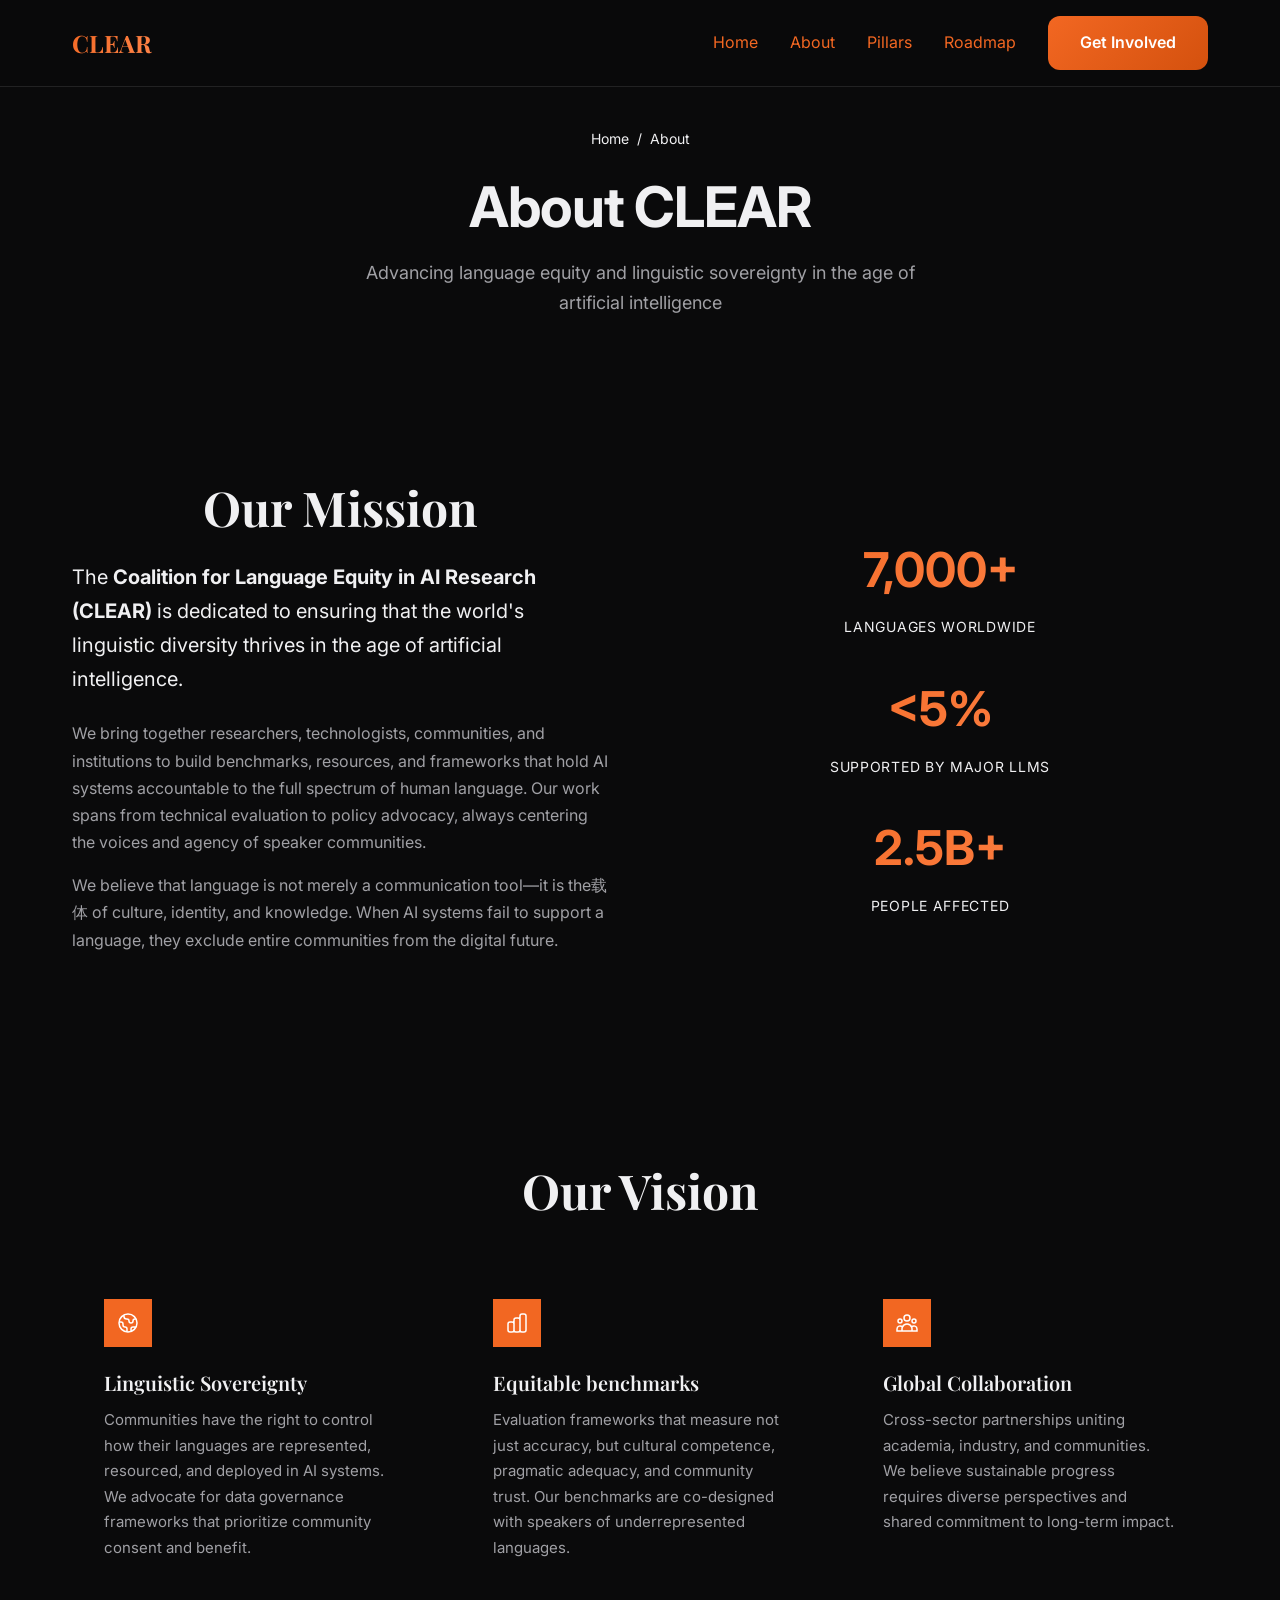
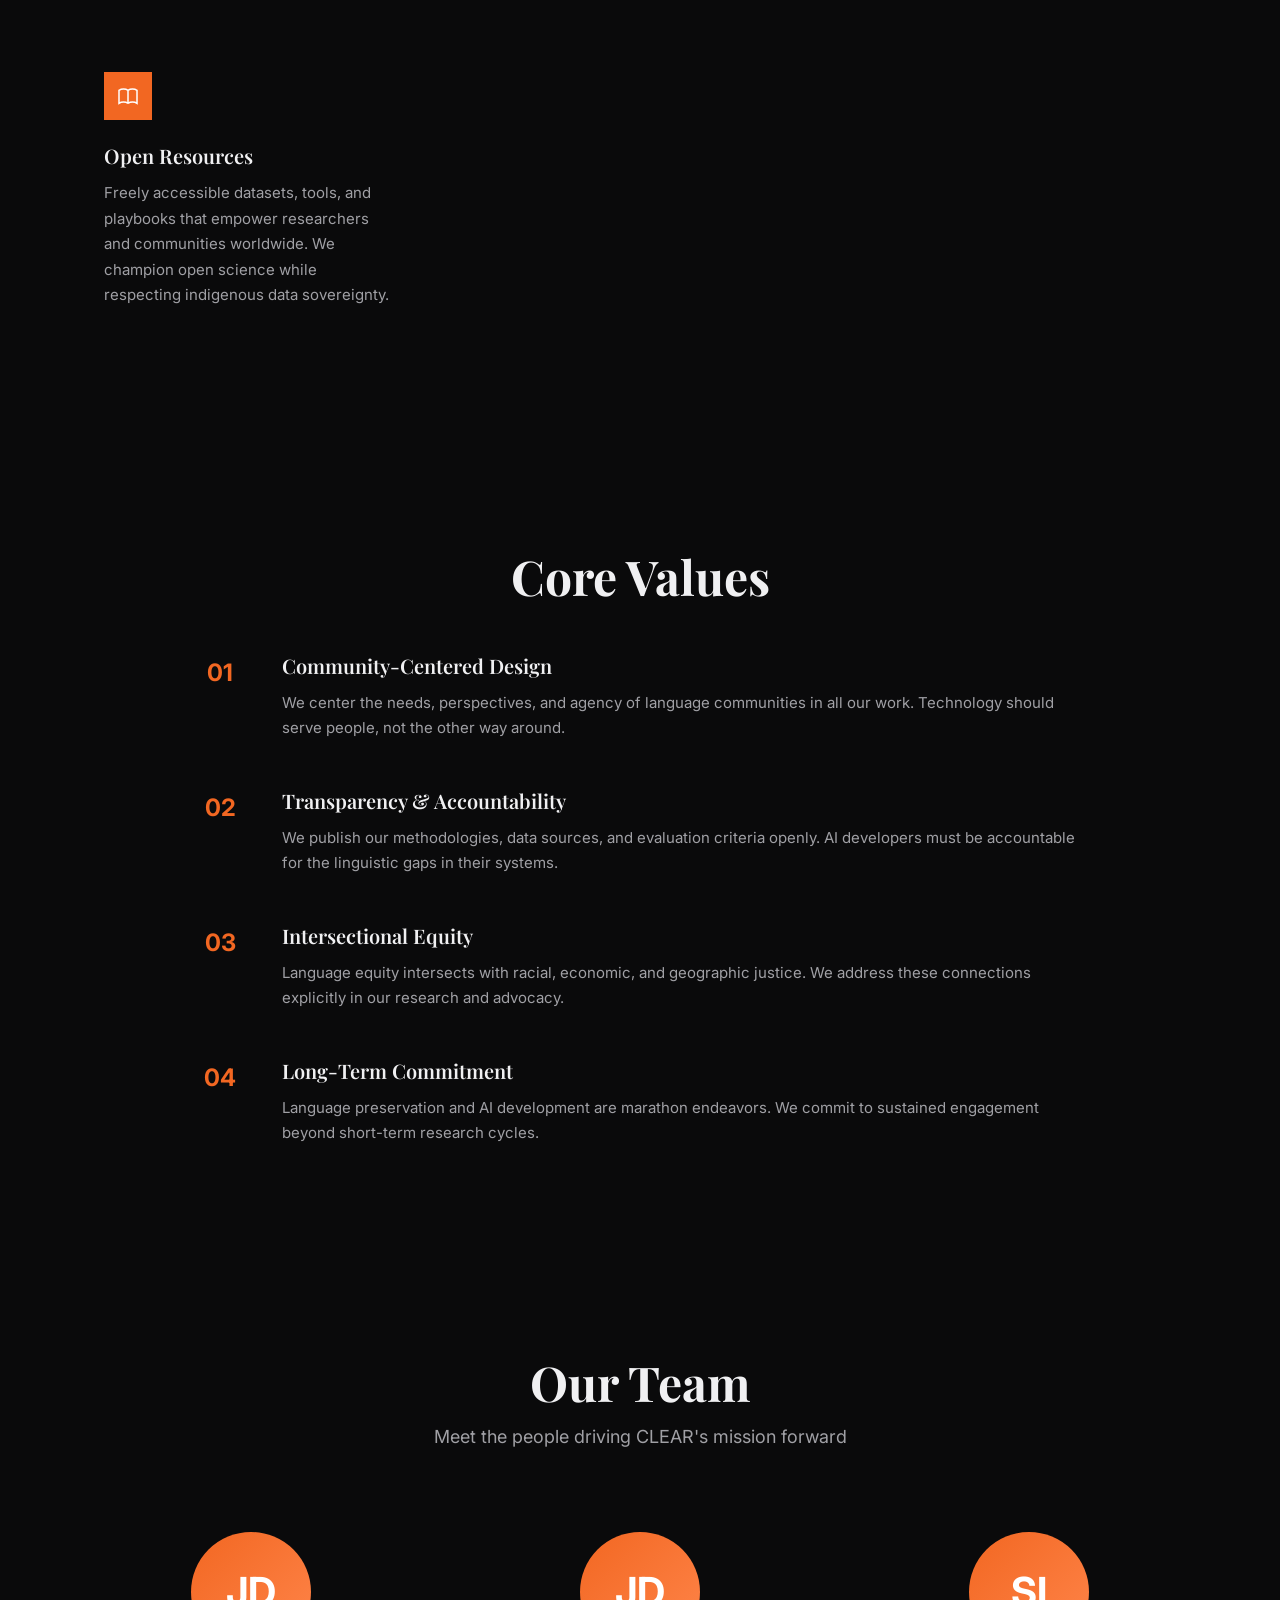
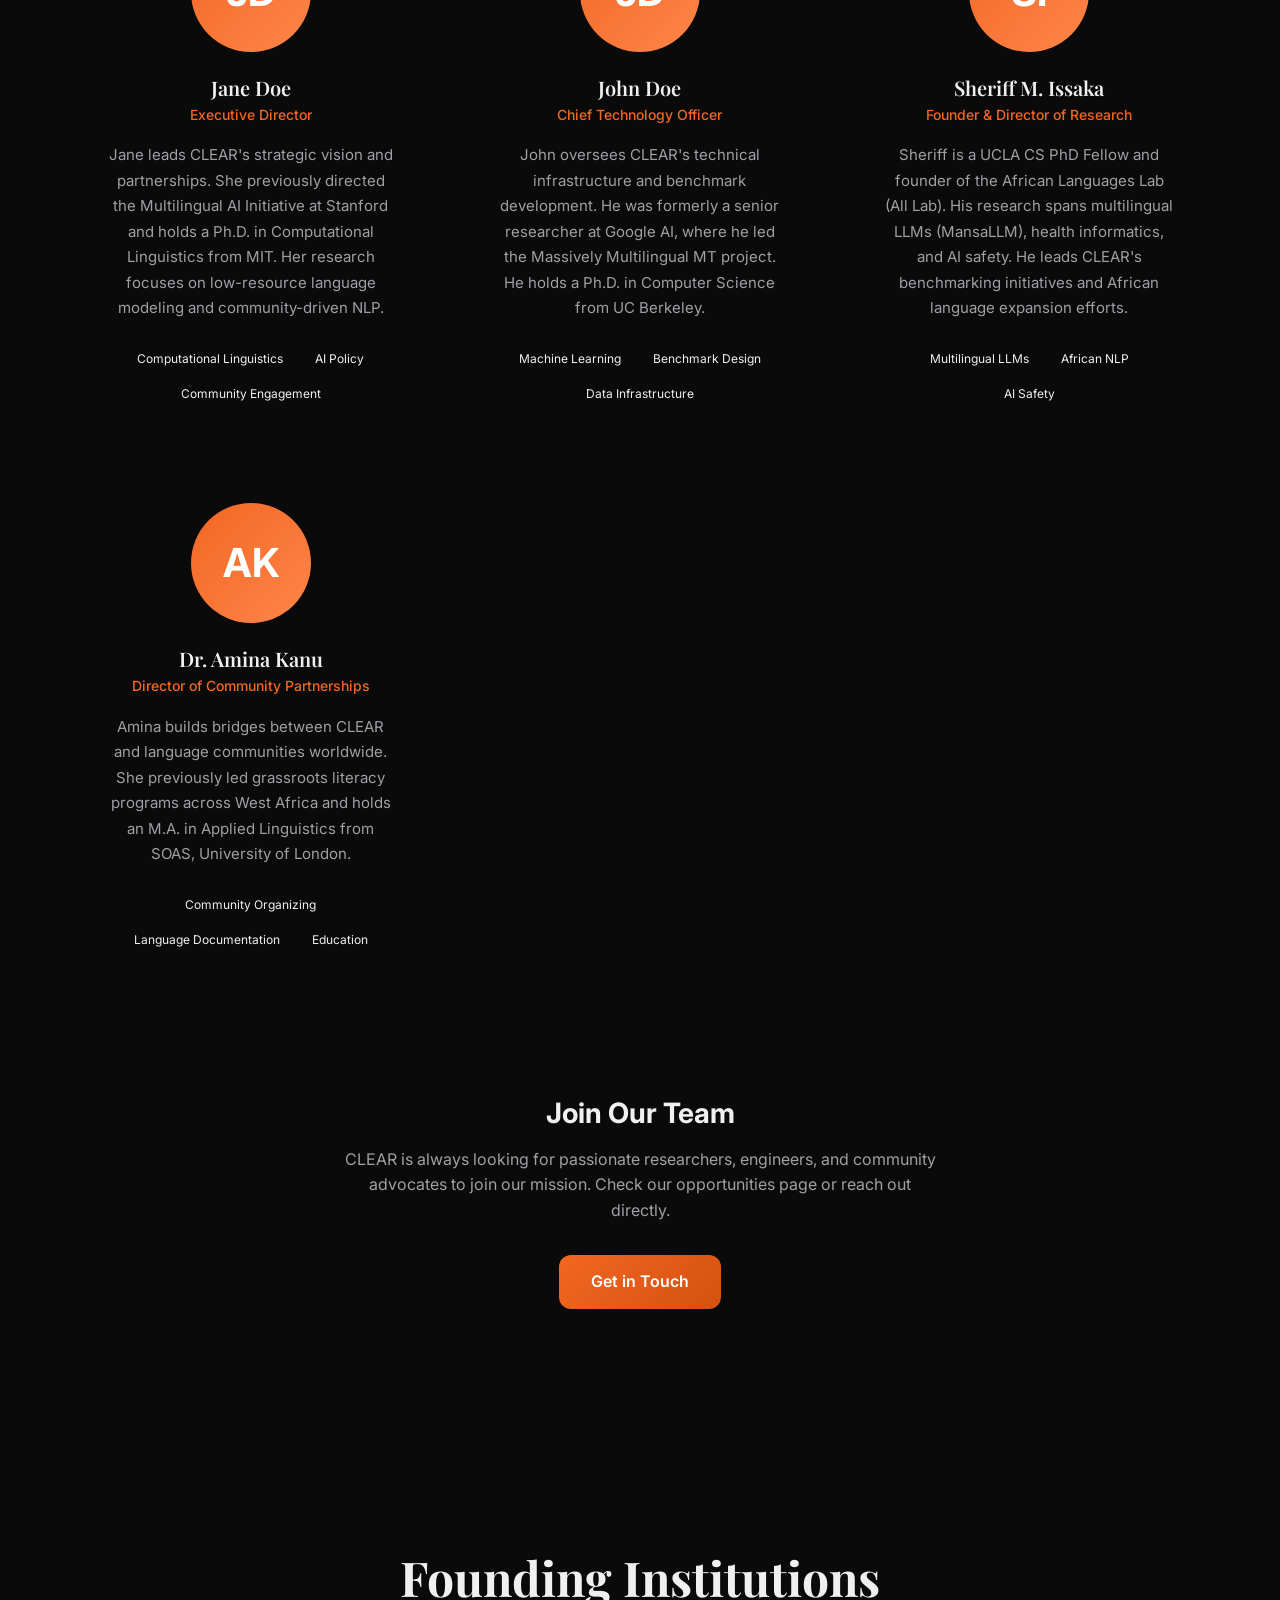
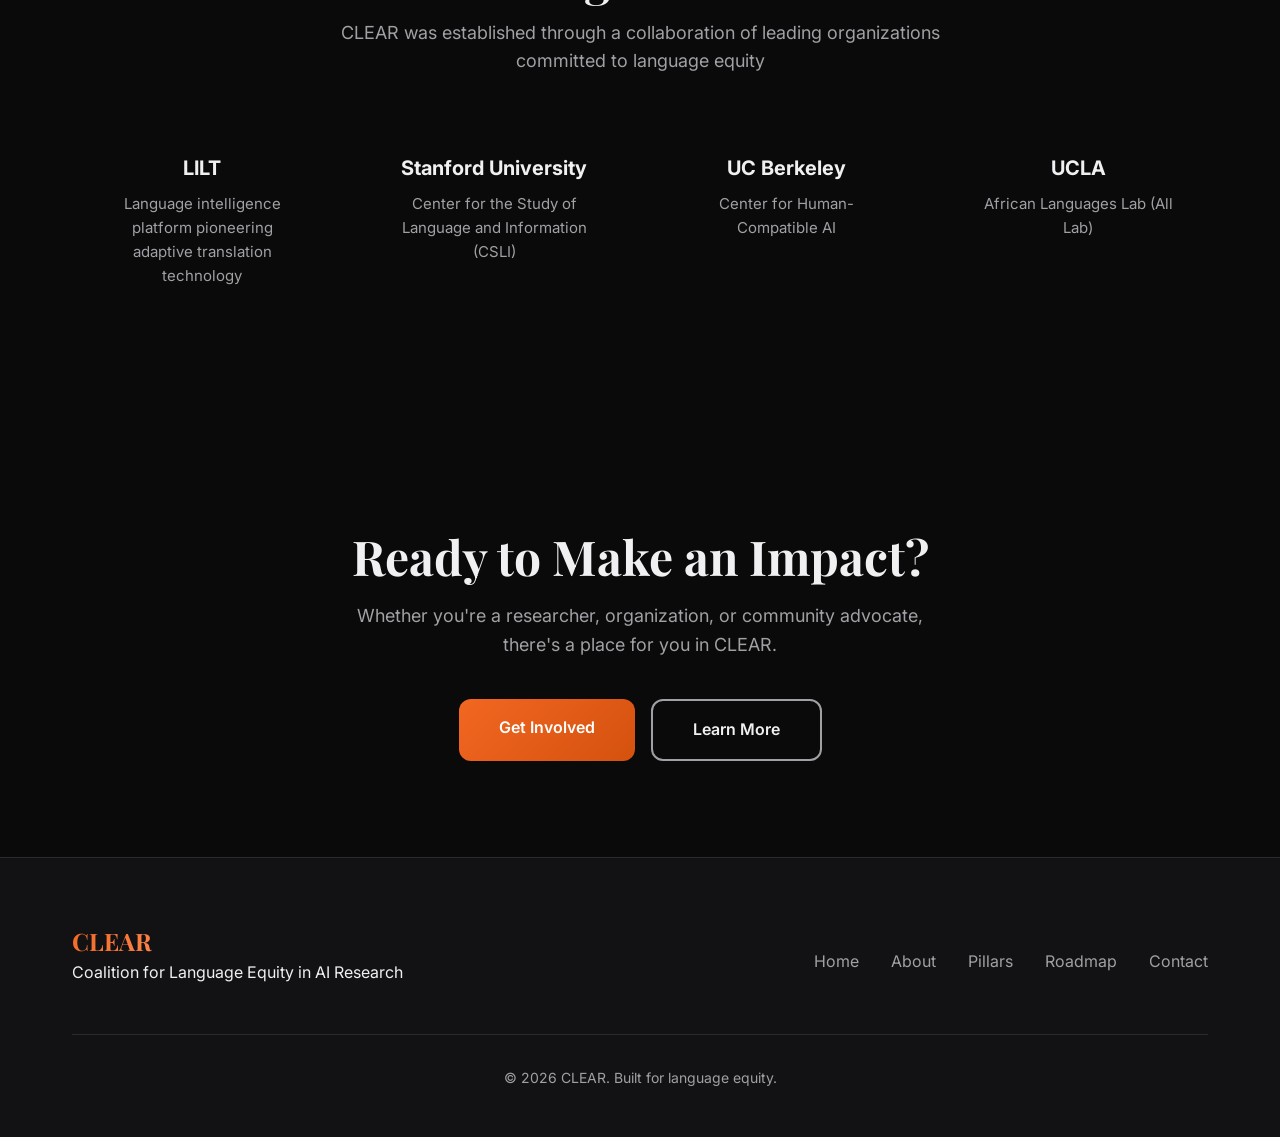
<file: about.html>
<!DOCTYPE html>
<html lang="en">
<head>
    <meta charset="UTF-8">
    <meta name="viewport" content="width=device-width, initial-scale=1.0">
    <title>About | CLEAR - Coalition for Language Equity in AI Research</title>
    <meta name="description" content="Learn about CLEAR's mission, vision, and the team advancing language equity in AI research.">
    <link rel="preconnect" href="https://fonts.googleapis.com">
    <link rel="preconnect" href="https://fonts.gstatic.com" crossorigin>
    <link href="https://fonts.googleapis.com/css2?family=Inter:wght@300;400;500;600;700&family=Playfair+Display:wght@600;700&display=swap" rel="stylesheet">
    <link rel="stylesheet" href="styles.css">
    <link rel="stylesheet" href="pages.css">
</head>
<body>
    <nav class="navbar" aria-label="Main navigation">
        <div class="nav-container">
            <a href="index.html" class="logo">
                <span class="logo-text">CLEAR</span>
            </a>
            <button class="nav-toggle" aria-label="Toggle navigation" aria-expanded="false">
                <span class="hamburger"></span>
            </button>
            <ul class="nav-menu">
                <li><a href="index.html">Home</a></li>
                <li><a href="about.html" class="active">About</a></li>
                <li><a href="index.html#pillars">Pillars</a></li>
                <li><a href="index.html#roadmap">Roadmap</a></li>
                <li><a href="index.html#contact" class="btn-primary">Get Involved</a></li>
            </ul>
        </div>
    </nav>

    <main>
        <!-- Hero Section -->
        <section class="page-hero">
            <div class="container">
                <nav class="breadcrumb" aria-label="Breadcrumb">
                    <a href="index.html">Home</a>
                    <span class="breadcrumb-separator">/</span>
                    <span>About</span>
                </nav>
                <h1 class="page-title">About CLEAR</h1>
                <p class="page-subtitle">
                    Advancing language equity and linguistic sovereignty in the age of artificial intelligence
                </p>
            </div>
        </section>

        <!-- Mission Section -->
        <section class="section mission-section">
            <div class="container">
                <div class="mission-content">
                    <div class="mission-text">
                        <h2 class="section-title">Our Mission</h2>
                        <p class="lead">
                            The <strong>Coalition for Language Equity in AI Research (CLEAR)</strong> is dedicated to 
                            ensuring that the world's linguistic diversity thrives in the age of artificial intelligence.
                        </p>
                        <p>
                            We bring together researchers, technologists, communities, and institutions to build 
                            benchmarks, resources, and frameworks that hold AI systems accountable to the full 
                            spectrum of human language. Our work spans from technical evaluation to policy advocacy, 
                            always centering the voices and agency of speaker communities.
                        </p>
                        <p>
                            We believe that language is not merely a communication tool—it is the载体 of culture, 
                            identity, and knowledge. When AI systems fail to support a language, they exclude 
                            entire communities from the digital future.
                        </p>
                    </div>
                    <div class="mission-visual">
                        <div class="mission-card">
                            <div class="mission-stat">
                                <span class="stat-number gradient-text">7,000+</span>
                                <span class="stat-label">Languages Worldwide</span>
                            </div>
                            <div class="mission-stat">
                                <span class="stat-number gradient-text">&lt;5%</span>
                                <span class="stat-label">Supported by Major LLMs</span>
                            </div>
                            <div class="mission-stat">
                                <span class="stat-number gradient-text">2.5B+</span>
                                <span class="stat-label">People Affected</span>
                            </div>
                        </div>
                    </div>
                </div>
            </div>
        </section>

        <!-- Vision Section -->
        <section class="section vision-section">
            <div class="container">
                <h2 class="section-title text-center">Our Vision</h2>
                <div class="vision-grid">
                    <div class="vision-card">
                        <div class="vision-icon">
                            <svg viewBox="0 0 24 24" fill="none" stroke="currentColor" stroke-width="1.5">
                                <path d="M3.055 11H5a2 2 0 012 2v1a2 2 0 002 2 2 2 0 012 2v2.945M8 3.935V5.5A2.5 2.5 0 0010.5 8h.5a2 2 0 012 2 2 2 0 104 0 2 2 0 012-2h1.064M15 20.488V18a2 2 0 012-2h3.064M21 12a9 9 0 11-18 0 9 9 0 0118 0z"/>
                            </svg>
                        </div>
                        <h3>Linguistic Sovereignty</h3>
                        <p>
                            Communities have the right to control how their languages are represented, 
                            resourced, and deployed in AI systems. We advocate for data governance 
                            frameworks that prioritize community consent and benefit.
                        </p>
                    </div>
                    <div class="vision-card">
                        <div class="vision-icon">
                            <svg viewBox="0 0 24 24" fill="none" stroke="currentColor" stroke-width="1.5">
                                <path d="M9 19v-6a2 2 0 00-2-2H5a2 2 0 00-2 2v6a2 2 0 002 2h2a2 2 0 002-2zm0 0V9a2 2 0 012-2h2a2 2 0 012 2v10m-6 0a2 2 0 002 2h2a2 2 0 002-2m0 0V5a2 2 0 012-2h2a2 2 0 012 2v14a2 2 0 01-2 2h-2a2 2 0 01-2-2z"/>
                            </svg>
                        </div>
                        <h3>Equitable benchmarks</h3>
                        <p>
                            Evaluation frameworks that measure not just accuracy, but cultural competence, 
                            pragmatic adequacy, and community trust. Our benchmarks are co-designed with 
                            speakers of underrepresented languages.
                        </p>
                    </div>
                    <div class="vision-card">
                        <div class="vision-icon">
                            <svg viewBox="0 0 24 24" fill="none" stroke="currentColor" stroke-width="1.5">
                                <path d="M17 20h5v-2a3 3 0 00-5.356-1.857M17 20H7m10 0v-2c0-.656-.126-1.283-.356-1.857M7 20H2v-2a3 3 0 015.356-1.857M7 20v-2c0-.656.126-1.283.356-1.857m0 0a5.002 5.002 0 019.288 0M15 7a3 3 0 11-6 0 3 3 0 016 0zm6 3a2 2 0 11-4 0 2 2 0 014 0zM7 10a2 2 0 11-4 0 2 2 0 014 0z"/>
                            </svg>
                        </div>
                        <h3>Global Collaboration</h3>
                        <p>
                            Cross-sector partnerships uniting academia, industry, and communities. 
                            We believe sustainable progress requires diverse perspectives and shared 
                            commitment to long-term impact.
                        </p>
                    </div>
                    <div class="vision-card">
                        <div class="vision-icon">
                            <svg viewBox="0 0 24 24" fill="none" stroke="currentColor" stroke-width="1.5">
                                <path d="M12 6.253v13m0-13C10.832 5.477 9.246 5 7.5 5S4.168 5.477 3 6.253v13C4.168 18.477 5.754 18 7.5 18s3.332.477 4.5 1.253m0-13C13.168 5.477 14.754 5 16.5 5c1.747 0 3.332.477 4.5 1.253v13C19.832 18.477 18.247 18 16.5 18c-1.746 0-3.332.477-4.5 1.253"/>
                            </svg>
                        </div>
                        <h3>Open Resources</h3>
                        <p>
                            Freely accessible datasets, tools, and playbooks that empower researchers 
                            and communities worldwide. We champion open science while respecting 
                            indigenous data sovereignty.
                        </p>
                    </div>
                </div>
            </div>
        </section>

        <!-- Values Section -->
        <section class="section values-section">
            <div class="container">
                <h2 class="section-title text-center">Core Values</h2>
                <div class="values-list">
                    <div class="value-item">
                        <div class="value-marker">01</div>
                        <div class="value-content">
                            <h3>Community-Centered Design</h3>
                            <p>
                                We center the needs, perspectives, and agency of language communities in all 
                                our work. Technology should serve people, not the other way around.
                            </p>
                        </div>
                    </div>
                    <div class="value-item">
                        <div class="value-marker">02</div>
                        <div class="value-content">
                            <h3>Transparency & Accountability</h3>
                            <p>
                                We publish our methodologies, data sources, and evaluation criteria openly. 
                                AI developers must be accountable for the linguistic gaps in their systems.
                            </p>
                        </div>
                    </div>
                    <div class="value-item">
                        <div class="value-marker">03</div>
                        <div class="value-content">
                            <h3>Intersectional Equity</h3>
                            <p>
                                Language equity intersects with racial, economic, and geographic justice. 
                                We address these connections explicitly in our research and advocacy.
                            </p>
                        </div>
                    </div>
                    <div class="value-item">
                        <div class="value-marker">04</div>
                        <div class="value-content">
                            <h3>Long-Term Commitment</h3>
                            <p>
                                Language preservation and AI development are marathon endeavors. We commit 
                                to sustained engagement beyond short-term research cycles.
                            </p>
                        </div>
                    </div>
                </div>
            </div>
        </section>

        <!-- Team/Members Section -->
        <section class="section team-section">
            <div class="container">
                <h2 class="section-title text-center">Our Team</h2>
                <p class="section-subtitle text-center">
                    Meet the people driving CLEAR's mission forward
                </p>
                
                <div class="team-grid">
                    <!-- Jane Doe -->
                    <div class="team-card">
                        <div class="team-avatar">
                            <div class="avatar-placeholder">JD</div>
                        </div>
                        <h3 class="team-name">Jane Doe</h3>
                        <p class="team-role">Executive Director</p>
                        <p class="team-bio">
                            Jane leads CLEAR's strategic vision and partnerships. She previously directed 
                            the Multilingual AI Initiative at Stanford and holds a Ph.D. in Computational 
                            Linguistics from MIT. Her research focuses on low-resource language modeling 
                            and community-driven NLP.
                        </p>
                        <div class="team-expertise">
                            <span class="expertise-tag">Computational Linguistics</span>
                            <span class="expertise-tag">AI Policy</span>
                            <span class="expertise-tag">Community Engagement</span>
                        </div>
                    </div>

                    <!-- John Doe -->
                    <div class="team-card">
                        <div class="team-avatar">
                            <div class="avatar-placeholder">JD</div>
                        </div>
                        <h3 class="team-name">John Doe</h3>
                        <p class="team-role">Chief Technology Officer</p>
                        <p class="team-bio">
                            John oversees CLEAR's technical infrastructure and benchmark development. 
                            He was formerly a senior researcher at Google AI, where he led the 
                            Massively Multilingual MT project. He holds a Ph.D. in Computer Science 
                            from UC Berkeley.
                        </p>
                        <div class="team-expertise">
                            <span class="expertise-tag">Machine Learning</span>
                            <span class="expertise-tag">Benchmark Design</span>
                            <span class="expertise-tag">Data Infrastructure</span>
                        </div>
                    </div>

                    <!-- Sheriff Issaka -->
                    <div class="team-card">
                        <div class="team-avatar">
                            <div class="avatar-placeholder">SI</div>
                        </div>
                        <h3 class="team-name">Sheriff M. Issaka</h3>
                        <p class="team-role">Founder & Director of Research</p>
                        <p class="team-bio">
                            Sheriff is a UCLA CS PhD Fellow and founder of the African Languages Lab (All Lab). 
                            His research spans multilingual LLMs (MansaLLM), health informatics, and AI safety. 
                            He leads CLEAR's benchmarking initiatives and African language expansion efforts.
                        </p>
                        <div class="team-expertise">
                            <span class="expertise-tag">Multilingual LLMs</span>
                            <span class="expertise-tag">African NLP</span>
                            <span class="expertise-tag">AI Safety</span>
                        </div>
                    </div>

                    <!-- Additional Team Member -->
                    <div class="team-card">
                        <div class="team-avatar">
                            <div class="avatar-placeholder">AK</div>
                        </div>
                        <h3 class="team-name">Dr. Amina Kanu</h3>
                        <p class="team-role">Director of Community Partnerships</p>
                        <p class="team-bio">
                            Amina builds bridges between CLEAR and language communities worldwide. 
                            She previously led grassroots literacy programs across West Africa and 
                            holds an M.A. in Applied Linguistics from SOAS, University of London.
                        </p>
                        <div class="team-expertise">
                            <span class="expertise-tag">Community Organizing</span>
                            <span class="expertise-tag">Language Documentation</span>
                            <span class="expertise-tag">Education</span>
                        </div>
                    </div>
                </div>

                <div class="team-cta">
                    <h3>Join Our Team</h3>
                    <p>
                        CLEAR is always looking for passionate researchers, engineers, and community advocates 
                        to join our mission. Check our opportunities page or reach out directly.
                    </p>
                    <a href="index.html#contact" class="btn-primary">Get in Touch</a>
                </div>
            </div>
        </section>

        <!-- Founding Institutions Section -->
        <section class="section institutions-section">
            <div class="container">
                <h2 class="section-title text-center">Founding Institutions</h2>
                <p class="section-subtitle text-center">
                    CLEAR was established through a collaboration of leading organizations committed to language equity
                </p>
                
                <div class="institutions-grid">
                    <div class="institution-card">
                        <h3>LILT</h3>
                        <p>Language intelligence platform pioneering adaptive translation technology</p>
                    </div>
                    <div class="institution-card">
                        <h3>Stanford University</h3>
                        <p>Center for the Study of Language and Information (CSLI)</p>
                    </div>
                    <div class="institution-card">
                        <h3>UC Berkeley</h3>
                        <p>Center for Human-Compatible AI</p>
                    </div>
                    <div class="institution-card">
                        <h3>UCLA</h3>
                        <p>African Languages Lab (All Lab)</p>
                    </div>
                </div>
            </div>
        </section>

        <!-- CTA Section -->
        <section class="section cta-section">
            <div class="container text-center">
                <h2 class="section-title">Ready to Make an Impact?</h2>
                <p class="cta-text">
                    Whether you're a researcher, organization, or community advocate, there's a place for you in CLEAR.
                </p>
                <div class="cta-buttons">
                    <a href="index.html#contact" class="btn-primary btn-lg">Get Involved</a>
                    <a href="index.html#pillars" class="btn-secondary btn-lg">Learn More</a>
                </div>
            </div>
        </section>
    </main>

    <footer class="footer">
        <div class="container">
            <div class="footer-content">
                <div class="footer-brand">
                    <span class="logo-text">CLEAR</span>
                    <p>Coalition for Language Equity in AI Research</p>
                </div>
                <div class="footer-links">
                    <a href="index.html">Home</a>
                    <a href="about.html">About</a>
                    <a href="index.html#pillars">Pillars</a>
                    <a href="index.html#roadmap">Roadmap</a>
                    <a href="index.html#contact">Contact</a>
                </div>
            </div>
            <div class="footer-bottom">
                <p>&copy; 2026 CLEAR. Built for language equity.</p>
            </div>
        </div>
    </footer>

    <script src="script.js"></script>
</body>
</html>
</file>
<file: styles.css>
/* CSS Variables - Design System */
:root {
    --color-bg: #0a0a0b;
    --color-bg-secondary: #121214;
    --color-bg-tertiary: #1a1a1c;
    --color-text: #f0f0f2;
    --color-text-secondary: #a0a0a5;
    --color-accent: #f26722;
    --color-accent-light: #ff854a;
    --color-accent-dark: #d4510e;
    --color-success: #10b981;
    --font-body: 'Inter', -apple-system, BlinkMacSystemFont, sans-serif;
    --font-heading: 'Playfair Display', serif;
    --spacing-xs: 0.5rem;
    --spacing-sm: 1rem;
    --spacing-md: 2rem;
    --spacing-lg: 4rem;
    --spacing-xl: 6rem;
    --border-radius: 12px;
    --transition: all 0.3s cubic-bezier(0.4, 0, 0.2, 1);
}

/* Reset & Base */
*, *::before, *::after {
    box-sizing: border-box;
    margin: 0;
    padding: 0;
}

html {
    scroll-behavior: smooth;
}

@media (prefers-reduced-motion: reduce) {
    html { scroll-behavior: auto; }
}

body {
    font-family: var(--font-body);
    background-color: var(--color-bg);
    color: var(--color-text);
    line-height: 1.6;
    overflow-x: hidden;
}

/* Typography */
h1, h2, h3, h4 {
    font-family: var(--font-heading);
    font-weight: 700;
    line-height: 1.2;
}

h1 { font-size: clamp(2.5rem, 5vw, 4rem); }
h2 { font-size: clamp(2rem, 4vw, 3rem); }
h3 { font-size: 1.5rem; }
h4 { font-size: 1.25rem; }

p { margin-bottom: 1rem; }

a {
    color: var(--color-accent);
    text-decoration: none;
    transition: var(--transition);
}

a:hover { color: var(--color-accent-light); }

/* Buttons */
.btn-primary, .btn-secondary {
    display: inline-block;
    padding: 0.875rem 2rem;
    border-radius: var(--border-radius);
    font-weight: 600;
    font-size: 1rem;
    transition: var(--transition);
    cursor: pointer;
    border: none;
    text-align: center;
}

.btn-primary {
    background: linear-gradient(135deg, var(--color-accent), var(--color-accent-dark));
    color: white;
}

.btn-primary:hover {
    transform: translateY(-2px);
    box-shadow: 0 8px 24px rgba(242, 103, 34, 0.3);
}

.btn-secondary {
    background: transparent;
    color: var(--color-text);
    border: 2px solid var(--color-text-secondary);
}

.btn-secondary:hover {
    border-color: var(--color-accent);
    color: var(--color-accent);
}

.btn-full { width: 100%; }

/* Container */
.container {
    max-width: 1200px;
    margin: 0 auto;
    padding: 0 var(--spacing-md);
}

/* Navigation */
.navbar {
    position: fixed;
    top: 0;
    left: 0;
    right: 0;
    z-index: 1000;
    background: rgba(10, 10, 11, 0.95);
    backdrop-filter: blur(10px);
    border-bottom: 1px solid rgba(255, 255, 255, 0.1);
}

.nav-container {
    max-width: 1200px;
    margin: 0 auto;
    padding: var(--spacing-sm) var(--spacing-md);
    display: flex;
    justify-content: space-between;
    align-items: center;
}

.logo-text {
    font-family: var(--font-heading);
    font-size: 1.5rem;
    font-weight: 700;
    background: linear-gradient(135deg, var(--color-accent), var(--color-accent-light));
    -webkit-background-clip: text;
    -webkit-text-fill-color: transparent;
    background-clip: text;
}

.nav-menu {
    display: flex;
    list-style: none;
    gap: var(--spacing-md);
    align-items: center;
}

.nav-toggle {
    display: none;
    background: none;
    border: none;
    cursor: pointer;
    padding: var(--spacing-xs);
}

.hamburger {
    display: block;
    width: 24px;
    height: 2px;
    background: var(--color-text);
    position: relative;
}

.hamburger::before, .hamburger::after {
    content: '';
    position: absolute;
    width: 24px;
    height: 2px;
    background: var(--color-text);
    left: 0;
}

.hamburger::before { top: -8px; }
.hamburger::after { top: 8px; }

/* Hero Section */
.hero {
    min-height: 100vh;
    display: flex;
    align-items: center;
    justify-content: space-between;
    padding: 6rem var(--spacing-md) var(--spacing-lg);
    max-width: 1200px;
    margin: 0 auto;
    gap: var(--spacing-lg);
}

.hero-content {
    flex: 1;
}

.gradient-text {
    background: linear-gradient(135deg, var(--color-accent), var(--color-accent-light));
    -webkit-background-clip: text;
    -webkit-text-fill-color: transparent;
    background-clip: text;
}

.hero-subtitle {
    font-size: 1.25rem;
    color: var(--color-text-secondary);
    margin: var(--spacing-md) 0 var(--spacing-lg);
    max-width: 540px;
}

.hero-cta {
    display: flex;
    gap: var(--spacing-sm);
    flex-wrap: wrap;
}

.hero-visual {
    flex: 1;
    display: flex;
    justify-content: center;
    align-items: center;
}

/* Animated Orb */
.language-orb {
    position: relative;
    width: 300px;
    height: 300px;
}

.orb-ring {
    position: absolute;
    top: 50%;
    left: 50%;
    transform: translate(-50%, -50%);
    border: 2px solid var(--color-accent);
    border-radius: 50%;
    opacity: 0.3;
    animation: pulse 3s ease-in-out infinite;
}

.orb-ring:nth-child(1) { width: 100%; height: 100%; }
.orb-ring:nth-child(2) { width: 70%; height: 70%; animation-delay: 0.5s; }
.orb-ring:nth-child(3) { width: 40%; height: 40%; animation-delay: 1s; }

.orb-core {
    position: absolute;
    top: 50%;
    left: 50%;
    transform: translate(-50%, -50%);
    width: 80px;
    height: 80px;
    background: radial-gradient(circle, var(--color-accent-light), var(--color-accent));
    border-radius: 50%;
    box-shadow: 0 0 60px rgba(242, 103, 34, 0.5);
}

@keyframes pulse {
    0%, 100% { transform: translate(-50%, -50%) scale(1); opacity: 0.3; }
    50% { transform: translate(-50%, -50%) scale(1.05); opacity: 0.5; }
}

/* Sections */
.section {
    padding: var(--spacing-xl) 0;
}

.section-title {
    text-align: center;
    margin-bottom: var(--spacing-lg);
}

/* About Section */
.about {
    background: var(--color-bg-secondary);
}

.about-grid {
    display: grid;
    grid-template-columns: 1fr 1fr;
    gap: var(--spacing-lg);
    align-items: center;
}

.lead {
    font-size: 1.125rem;
    margin-bottom: var(--spacing-md);
}

.about-stats {
    display: grid;
    gap: var(--spacing-md);
}

.stat-card {
    background: var(--color-bg-tertiary);
    padding: var(--spacing-md);
    border-radius: var(--border-radius);
    border-left: 3px solid var(--color-accent);
}

.stat-number {
    display: block;
    font-family: var(--font-heading);
    font-size: 2.5rem;
    font-weight: 700;
    color: var(--color-accent);
}

.stat-label {
    color: var(--color-text-secondary);
    font-size: 0.875rem;
}

/* Pillars Section */
.pillars-grid {
    display: grid;
    grid-template-columns: repeat(3, 1fr);
    gap: var(--spacing-md);
}

.pillar-card {
    background: var(--color-bg-secondary);
    padding: var(--spacing-md);
    border-radius: var(--border-radius);
    transition: var(--transition);
    border: 1px solid transparent;
}

.pillar-card:hover {
    transform: translateY(-4px);
    border-color: var(--color-accent);
    box-shadow: 0 12px 32px rgba(0, 0, 0, 0.3);
}

.pillar-card.featured {
    border-color: var(--color-accent);
    background: linear-gradient(135deg, var(--color-bg-secondary), rgba(242, 103, 34, 0.1));
}

.pillar-icon {
    width: 48px;
    height: 48px;
    color: var(--color-accent);
    margin-bottom: var(--spacing-sm);
}

.pillar-icon svg {
    width: 100%;
    height: 100%;
}

.pillar-list {
    list-style: none;
    margin-top: var(--spacing-sm);
}

.pillar-list li {
    padding: var(--spacing-xs) 0;
    color: var(--color-text-secondary);
    font-size: 0.875rem;
}

.pillar-list li::before {
    content: '•';
    color: var(--color-accent);
    margin-right: var(--spacing-xs);
}

/* Roadmap Section */
.roadmap {
    background: var(--color-bg-secondary);
}

.timeline {
    max-width: 800px;
    margin: 0 auto;
    position: relative;
}

.timeline::before {
    content: '';
    position: absolute;
    left: 50px;
    top: 0;
    bottom: 0;
    width: 2px;
    background: var(--color-accent);
}

.timeline-item {
    display: flex;
    gap: var(--spacing-md);
    margin-bottom: var(--spacing-lg);
    position: relative;
}

.timeline-marker {
    width: 100px;
    min-width: 100px;
    text-align: right;
    padding-right: var(--spacing-md);
    font-family: var(--font-heading);
    font-weight: 700;
    color: var(--color-accent);
    position: relative;
}

.timeline-marker::after {
    content: '';
    position: absolute;
    right: -8px;
    top: 50%;
    transform: translateY(-50%);
    width: 10px;
    height: 10px;
    background: var(--color-accent);
    border-radius: 50%;
}

.timeline-content {
    background: var(--color-bg-tertiary);
    padding: var(--spacing-md);
    border-radius: var(--border-radius);
    flex: 1;
}

.timeline-content h4 {
    color: var(--color-accent);
    margin-bottom: var(--spacing-xs);
}

.timeline-content p {
    color: var(--color-text-secondary);
    font-size: 0.9375rem;
    margin: 0;
}

/* Members Section */
.members-grid {
    display: grid;
    grid-template-columns: repeat(4, 1fr);
    gap: var(--spacing-md);
    margin-bottom: var(--spacing-lg);
}

.member-card {
    background: var(--color-bg-secondary);
    padding: var(--spacing-md);
    border-radius: var(--border-radius);
    text-align: center;
    transition: var(--transition);
}

.member-card:hover {
    transform: translateY(-4px);
    border-bottom: 3px solid var(--color-accent);
}

.member-card h4 {
    color: var(--color-accent);
    margin-bottom: var(--spacing-xs);
}

.member-card p {
    font-size: 0.875rem;
    color: var(--color-text-secondary);
}

.members-cta {
    text-align: center;
    font-size: 1.125rem;
    color: var(--color-text-secondary);
}

/* Contact Section */
.contact-content {
    display: grid;
    grid-template-columns: 1fr 1fr;
    gap: var(--spacing-lg);
}

.contact-methods {
    margin-top: var(--spacing-md);
}

.contact-item {
    margin-bottom: var(--spacing-md);
}

.contact-item strong {
    display: block;
    color: var(--color-accent);
    margin-bottom: var(--spacing-xs);
}

.contact-item p {
    color: var(--color-text-secondary);
    font-size: 0.9375rem;
    margin: 0;
}

.contact-form {
    background: var(--color-bg-secondary);
    padding: var(--spacing-md);
    border-radius: var(--border-radius);
}

.form-group {
    margin-bottom: var(--spacing-md);
}

.form-group label {
    display: block;
    margin-bottom: var(--spacing-xs);
    color: var(--color-text-secondary);
    font-size: 0.875rem;
}

.form-group input,
.form-group select,
.form-group textarea {
    width: 100%;
    padding: var(--spacing-sm);
    background: var(--color-bg-tertiary);
    border: 1px solid transparent;
    border-radius: 8px;
    color: var(--color-text);
    font-family: var(--font-body);
    font-size: 1rem;
    transition: var(--transition);
}

.form-group input:focus,
.form-group select:focus,
.form-group textarea:focus {
    outline: none;
    border-color: var(--color-accent);
}

/* Footer */
.footer {
    background: var(--color-bg-secondary);
    padding: var(--spacing-lg) 0 var(--spacing-md);
    border-top: 1px solid rgba(255, 255, 255, 0.1);
}

.footer-content {
    display: flex;
    justify-content: space-between;
    align-items: center;
    margin-bottom: var(--spacing-md);
    padding-bottom: var(--spacing-md);
    border-bottom: 1px solid rgba(255, 255, 255, 0.1);
}

.footer-links {
    display: flex;
    gap: var(--spacing-md);
}

.footer-links a {
    color: var(--color-text-secondary);
}

.footer-links a:hover {
    color: var(--color-accent);
}

.footer-bottom {
    text-align: center;
    color: var(--color-text-secondary);
    font-size: 0.875rem;
}

/* Map Section */
.map-section {
    padding: var(--spacing-xl) 0;
    background: var(--color-bg-secondary);
}

.map-container {
    position: relative;
    background: var(--color-bg-tertiary);
    border-radius: var(--border-radius);
    padding: var(--spacing-md);
    margin-top: var(--spacing-md);
}

/* Map Legend */
.map-legend {
    position: absolute;
    top: var(--spacing-md);
    right: var(--spacing-md);
    background: rgba(10, 10, 11, 0.95);
    padding: var(--spacing-sm);
    border-radius: 8px;
    z-index: 10;
    min-width: 200px;
}

.legend-title {
    font-size: 0.75rem;
    text-transform: uppercase;
    letter-spacing: 0.05em;
    color: var(--color-text-secondary);
    margin-bottom: var(--spacing-xs);
    font-weight: 600;
}

.legend-gradient {
    height: 12px;
    border-radius: 6px;
    background: linear-gradient(90deg, #EF4444 0%, #F59E0B 25%, #FCD34D 50%, #10B981 75%, #059669 100%);
    margin-bottom: var(--spacing-xs);
}

.legend-labels {
    display: flex;
    justify-content: space-between;
    font-size: 0.6875rem;
    color: var(--color-text-secondary);
    font-weight: 500;
}

/* Map Region Selector */
.map-region-selector {
    display: flex;
    gap: var(--space-xs);
    flex-wrap: wrap;
    margin-top: var(--space-md);
    justify-content: center;
}

.region-btn {
    display: inline-flex;
    align-items: center;
    gap: 0.375rem;
    padding: 0.5rem 1rem;
    background: var(--color-bg);
    border: 1px solid rgba(255, 255, 255, 0.1);
    border-radius: 8px;
    color: var(--color-text-secondary);
    font-size: 0.875rem;
    font-weight: 500;
    cursor: pointer;
    transition: var(--transition);
}

.region-btn:hover {
    border-color: var(--color-accent);
    color: var(--color-accent);
    transform: translateY(-2px);
}

.region-btn.active {
    background: var(--color-accent);
    border-color: var(--color-accent);
    color: white;
}

/* World Map */
#world-map {
    width: 100%;
    min-height: 400px;
    margin-top: var(--spacing-md);
}

#world-map svg {
    width: 100%;
    height: auto;
}

#world-map path {
    transition: var(--transition);
}

#world-map path:hover {
    opacity: 0.8;
    filter: brightness(1.2);
}

/* Animations */
@keyframes fadeInUp {
    from {
        opacity: 0;
        transform: translateY(30px);
    }
    to {
        opacity: 1;
        transform: translateY(0);
    }
}

.animate-on-scroll {
    opacity: 0;
    transition: opacity 0.6s ease-out, transform 0.6s ease-out;
}

.animate-on-scroll.visible {
    opacity: 1;
    transform: translateY(0);
}

/* Responsive Design */
@media (max-width: 968px) {
    .hero {
        flex-direction: column;
        text-align: center;
        padding-top: 8rem;
    }

    .hero-subtitle {
        margin-left: auto;
        margin-right: auto;
    }

    .hero-cta {
        justify-content: center;
    }

    .about-grid,
    .contact-content {
        grid-template-columns: 1fr;
    }

    .pillars-grid {
        grid-template-columns: 1fr;
    }

    .members-grid {
        grid-template-columns: repeat(2, 1fr);
    }

    .nav-menu {
        position: fixed;
        top: 60px;
        left: 0;
        right: 0;
        background: var(--color-bg);
        flex-direction: column;
        padding: var(--spacing-md);
        transform: translateY(-100%);
        opacity: 0;
        transition: var(--transition);
    }

    .nav-menu.active {
        transform: translateY(0);
        opacity: 1;
    }

    .nav-toggle {
        display: block;
    }
}

/* ============================================
   LEADERBOARD SECTION
   ============================================ */
.leaderboard {
    background: var(--color-bg-secondary);
    padding: var(--spacing-xl) 0;
}

.section-subtitle {
    text-align: center;
    color: var(--color-text-secondary);
    font-size: 1.125rem;
    margin-bottom: var(--spacing-md);
    max-width: 600px;
    margin-left: auto;
    margin-right: auto;
}

.leaderboard-controls {
    display: flex;
    justify-content: center;
    margin-bottom: var(--spacing-md);
}

.filter-group {
    display: flex;
    gap: var(--spacing-xs);
    flex-wrap: wrap;
    justify-content: center;
}

.filter-btn {
    padding: 0.5rem 1.25rem;
    border: 2px solid var(--color-accent);
    border-radius: 20px;
    background: transparent;
    color: var(--color-text);
    font-family: var(--font-body);
    font-size: 0.875rem;
    font-weight: 500;
    cursor: pointer;
    transition: var(--transition);
}

.filter-btn:hover {
    background: var(--color-accent);
    color: white;
}

.filter-btn.active {
    background: var(--color-accent);
    color: white;
}

.leaderboard-grid {
    display: grid;
    grid-template-columns: 1fr 1fr;
    gap: var(--spacing-md);
    margin-bottom: var(--spacing-md);
}

.leaderboard-chart {
    background: var(--color-bg-tertiary);
    border-radius: var(--border-radius);
    padding: var(--spacing-md);
    height: 350px;
}

.leaderboard-map {
    background: var(--color-bg-tertiary);
    border-radius: var(--border-radius);
    padding: var(--spacing-md);
    height: 350px;
    display: flex;
    align-items: center;
    justify-content: center;
}

#worldMap {
    width: 100%;
    height: 100%;
}

#worldMap svg {
    max-width: 100%;
    max-height: 100%;
}

.leaderboard-table-container {
    overflow-x: auto;
    background: var(--color-bg-tertiary);
    border-radius: var(--border-radius);
    padding: var(--spacing-md);
}

.leaderboard-table {
    width: 100%;
    border-collapse: collapse;
    font-size: 0.95rem;
}

.leaderboard-table thead {
    border-bottom: 2px solid var(--color-accent);
}

.leaderboard-table th {
    padding: var(--spacing-xs) var(--spacing-sm);
    text-align: left;
    font-weight: 600;
    color: var(--color-text-secondary);
    text-transform: uppercase;
    font-size: 0.75rem;
    letter-spacing: 0.05em;
}

.leaderboard-table td {
    padding: var(--spacing-xs) var(--spacing-sm);
    border-bottom: 1px solid rgba(255, 255, 255, 0.1);
}

.leaderboard-table tbody tr {
    transition: var(--transition);
}

.leaderboard-table tbody tr:hover {
    background: rgba(242, 103, 34, 0.1);
}

.score-high {
    color: var(--color-success);
    font-weight: 600;
}

.score-medium {
    color: var(--color-accent);
    font-weight: 600;
}

.trend-up {
    color: var(--color-success);
    font-weight: 500;
}

.trend-down {
    color: #ef4444;
    font-weight: 500;
}

.trend-stable {
    color: var(--color-text-secondary);
    font-weight: 500;
}

@media (max-width: 992px) {
    .leaderboard-grid {
        grid-template-columns: 1fr;
    }
    
    .leaderboard-chart,
    .leaderboard-map {
        height: 300px;
    }
}

@media (max-width: 1024px) and (min-width: 768px) {
    .leaderboard-table {
        font-size: 0.875rem;
    }
    
    .leaderboard-table th,
    .leaderboard-table td {
        padding: 0.5rem;
    }
}

@media (max-width: 576px) {
    .members-grid {
        grid-template-columns: 1fr;
    }

    .timeline::before {
        left: 30px;
    }

    .timeline-marker {
        width: 60px;
        min-width: 60px;
        font-size: 0.875rem;
    }
}
</file>
<file: pages.css>
/* CLEAR Website - Subpage Styles */
/* Pages: About, Methodology, Partners, Contact, Model Details */

/* ============================================
   PAGE HERO SECTION
   ============================================ */

.page-hero {
    background: linear-gradient(135deg, var(--color-bg-dark) 0%, var(--color-bg-darker) 100%);
    padding: 8rem 2rem 4rem;
    text-align: center;
    border-bottom: 1px solid var(--color-border);
}

.breadcrumb {
    display: flex;
    align-items: center;
    justify-content: center;
    gap: 0.5rem;
    margin-bottom: 1.5rem;
    font-size: 0.875rem;
    color: var(--color-text-muted);
}

.breadcrumb a {
    color: var(--color-text-muted);
    text-decoration: none;
    transition: color var(--transition-fast);
}

.breadcrumb a:hover {
    color: var(--color-accent);
}

.breadcrumb-separator {
    color: var(--color-border);
}

.page-title {
    font-family: var(--font-playfair);
    font-size: clamp(2.5rem, 5vw, 3.5rem);
    font-weight: 700;
    color: var(--color-text);
    margin-bottom: 1rem;
    letter-spacing: -0.02em;
}

.page-subtitle {
    font-size: 1.125rem;
    color: var(--color-text-secondary);
    max-width: 600px;
    margin: 0 auto;
    line-height: 1.7;
}

/* ============================================
   MISSION SECTION
   ============================================ */

.mission-section {
    padding: 6rem 2rem;
    background: var(--color-bg);
}

.mission-content {
    display: grid;
    grid-template-columns: 1fr 1fr;
    gap: 4rem;
    align-items: center;
}

.mission-text .section-title {
    margin-bottom: 1.5rem;
}

.mission-text .lead {
    font-size: 1.25rem;
    color: var(--color-text);
    margin-bottom: 1.5rem;
    line-height: 1.7;
}

.mission-text p {
    color: var(--color-text-secondary);
    margin-bottom: 1rem;
    line-height: 1.7;
}

.mission-card {
    background: var(--color-card);
    border: 1px solid var(--color-border);
    border-radius: var(--radius-lg);
    padding: 2.5rem;
    display: flex;
    flex-direction: column;
    gap: 2rem;
}

.mission-stat {
    text-align: center;
}

.mission-stat .stat-number {
    display: block;
    font-family: var(--font-playfair);
    font-size: 3rem;
    font-weight: 700;
    margin-bottom: 0.5rem;
}

.mission-stat .stat-label {
    display: block;
    font-size: 0.875rem;
    color: var(--color-text-muted);
    text-transform: uppercase;
    letter-spacing: 0.05em;
}

/* ============================================
   VISION SECTION
   ============================================ */

.vision-section {
    padding: 6rem 2rem;
    background: var(--color-bg-dark);
}

.vision-section .section-title {
    margin-bottom: 3rem;
}

.vision-grid {
    display: grid;
    grid-template-columns: repeat(auto-fit, minmax(280px, 1fr));
    gap: 2rem;
}

.vision-card {
    background: var(--color-card);
    border: 1px solid var(--color-border);
    border-radius: var(--radius-lg);
    padding: 2rem;
    transition: all var(--transition-base);
}

.vision-card:hover {
    border-color: var(--color-accent);
    transform: translateY(-4px);
    box-shadow: 0 12px 40px rgba(0, 0, 0, 0.3);
}

.vision-icon {
    width: 48px;
    height: 48px;
    background: var(--color-accent);
    border-radius: var(--radius-md);
    display: flex;
    align-items: center;
    justify-content: center;
    margin-bottom: 1.5rem;
}

.vision-icon svg {
    width: 24px;
    height: 24px;
    color: white;
}

.vision-card h3 {
    font-size: 1.25rem;
    font-weight: 600;
    color: var(--color-text);
    margin-bottom: 0.75rem;
}

.vision-card p {
    color: var(--color-text-secondary);
    line-height: 1.7;
    font-size: 0.9375rem;
}

/* ============================================
   VALUES SECTION
   ============================================ */

.values-section {
    padding: 6rem 2rem;
    background: var(--color-bg);
}

.values-section .section-title {
    margin-bottom: 3rem;
}

.values-list {
    max-width: 900px;
    margin: 0 auto;
    display: flex;
    flex-direction: column;
    gap: 2rem;
}

.value-item {
    display: flex;
    gap: 2rem;
    align-items: flex-start;
}

.value-marker {
    font-size: 1.5rem;
    font-weight: 700;
    color: var(--color-accent);
    font-family: var(--font-playfair);
    flex-shrink: 0;
    width: 60px;
    text-align: center;
}

.value-content h3 {
    font-size: 1.25rem;
    font-weight: 600;
    color: var(--color-text);
    margin-bottom: 0.75rem;
}

.value-content p {
    color: var(--color-text-secondary);
    line-height: 1.7;
    font-size: 0.9375rem;
}

/* ============================================
   TEAM/MEMBERS SECTION
   ============================================ */

.team-section {
    padding: 6rem 2rem;
    background: var(--color-bg-dark);
}

.team-section .section-title {
    margin-bottom: 0.75rem;
}

.section-subtitle {
    font-size: 1.125rem;
    color: var(--color-text-secondary);
    margin-bottom: 3rem;
}

.team-grid {
    display: grid;
    grid-template-columns: repeat(auto-fit, minmax(280px, 1fr));
    gap: 2rem;
    margin-bottom: 4rem;
}

.team-card {
    background: var(--color-card);
    border: 1px solid var(--color-border);
    border-radius: var(--radius-lg);
    padding: 2rem;
    text-align: center;
    transition: all var(--transition-base);
}

.team-card:hover {
    border-color: var(--color-accent);
    transform: translateY(-4px);
}

.team-avatar {
    width: 120px;
    height: 120px;
    margin: 0 auto 1.5rem;
    border-radius: 50%;
    overflow: hidden;
    background: linear-gradient(135deg, var(--color-accent), var(--color-accent-light));
}

.avatar-placeholder {
    width: 100%;
    height: 100%;
    display: flex;
    align-items: center;
    justify-content: center;
    font-size: 2.5rem;
    font-weight: 700;
    color: white;
    font-family: var(--font-playfair);
}

.team-name {
    font-size: 1.25rem;
    font-weight: 600;
    color: var(--color-text);
    margin-bottom: 0.25rem;
}

.team-role {
    font-size: 0.875rem;
    color: var(--color-accent);
    font-weight: 500;
    margin-bottom: 1rem;
}

.team-bio {
    color: var(--color-text-secondary);
    font-size: 0.9375rem;
    line-height: 1.7;
    margin-bottom: 1.5rem;
}

.team-expertise {
    display: flex;
    flex-wrap: wrap;
    gap: 0.5rem;
    justify-content: center;
}

.expertise-tag {
    background: var(--color-bg-dark);
    color: var(--color-text-muted);
    font-size: 0.75rem;
    padding: 0.25rem 0.75rem;
    border-radius: var(--radius-full);
    border: 1px solid var(--color-border);
}

.team-cta {
    background: var(--color-card);
    border: 1px solid var(--color-border);
    border-radius: var(--radius-lg);
    padding: 3rem 2rem;
    text-align: center;
}

.team-cta h3 {
    font-family: var(--font-playfair);
    font-size: 1.75rem;
    color: var(--color-text);
    margin-bottom: 1rem;
}

.team-cta p {
    color: var(--color-text-secondary);
    margin-bottom: 2rem;
    max-width: 600px;
    margin-left: auto;
    margin-right: auto;
}

/* ============================================
   INSTITUTIONS SECTION
   ============================================ */

.institutions-section {
    padding: 6rem 2rem;
    background: var(--color-bg);
}

.institutions-section .section-title {
    margin-bottom: 0.75rem;
}

.institutions-grid {
    display: grid;
    grid-template-columns: repeat(auto-fit, minmax(250px, 1fr));
    gap: 2rem;
    margin-top: 3rem;
}

.institution-card {
    background: var(--color-card);
    border: 1px solid var(--color-border);
    border-radius: var(--radius-lg);
    padding: 2rem;
    text-align: center;
    transition: all var(--transition-base);
}

.institution-card:hover {
    border-color: var(--color-accent);
    transform: translateY(-4px);
}

.institution-card h3 {
    font-family: var(--font-playfair);
    font-size: 1.25rem;
    color: var(--color-text);
    margin-bottom: 0.75rem;
}

.institution-card p {
    color: var(--color-text-secondary);
    font-size: 0.9375rem;
    line-height: 1.6;
}

/* ============================================
   CTA SECTION
   ============================================ */

.cta-section {
    padding: 6rem 2rem;
    background: linear-gradient(135deg, var(--color-bg-dark) 0%, var(--color-bg-darker) 100%);
    border-top: 1px solid var(--color-border);
}

.cta-section .section-title {
    margin-bottom: 1rem;
}

.cta-text {
    font-size: 1.125rem;
    color: var(--color-text-secondary);
    max-width: 600px;
    margin: 0 auto 2.5rem;
}

.cta-buttons {
    display: flex;
    gap: 1rem;
    justify-content: center;
    flex-wrap: wrap;
}

.btn-lg {
    padding: 1rem 2.5rem;
    font-size: 1rem;
}

/* ============================================
   RESPONSIVE DESIGN
   ============================================ */

@media (max-width: 992px) {
    .mission-content {
        grid-template-columns: 1fr;
        gap: 3rem;
    }
    
    .mission-visual {
        order: -1;
    }
}

@media (max-width: 768px) {
    .page-hero {
        padding: 6rem 1.5rem 3rem;
    }
    
    .page-title {
        font-size: 2rem;
    }
    
    .mission-section,
    .vision-section,
    .values-section,
    .team-section,
    .institutions-section,
    .cta-section {
        padding: 4rem 1.5rem;
    }
    
    .value-item {
        flex-direction: column;
        gap: 1rem;
    }
    
    .value-marker {
        width: auto;
        text-align: left;
    }
    
    .cta-buttons {
        flex-direction: column;
        align-items: center;
    }
    
    .btn-lg {
        width: 100%;
        max-width: 300px;
        text-align: center;
    }
}

@media (max-width: 480px) {
    .breadcrumb {
        flex-wrap: wrap;
    }
    
    .mission-stat .stat-number {
        font-size: 2.25rem;
    }
    
    .team-avatar {
        width: 100px;
        height: 100px;
    }
    
    .avatar-placeholder {
        font-size: 2rem;
    }
}

/* ============================================
   UTILITY CLASSES
   ============================================ */

.text-center {
    text-align: center;
}

.gradient-text {
    background: linear-gradient(135deg, var(--color-accent), var(--color-accent-light));
    -webkit-background-clip: text;
    background-clip: text;
    -webkit-text-fill-color: transparent;
}
</file>
